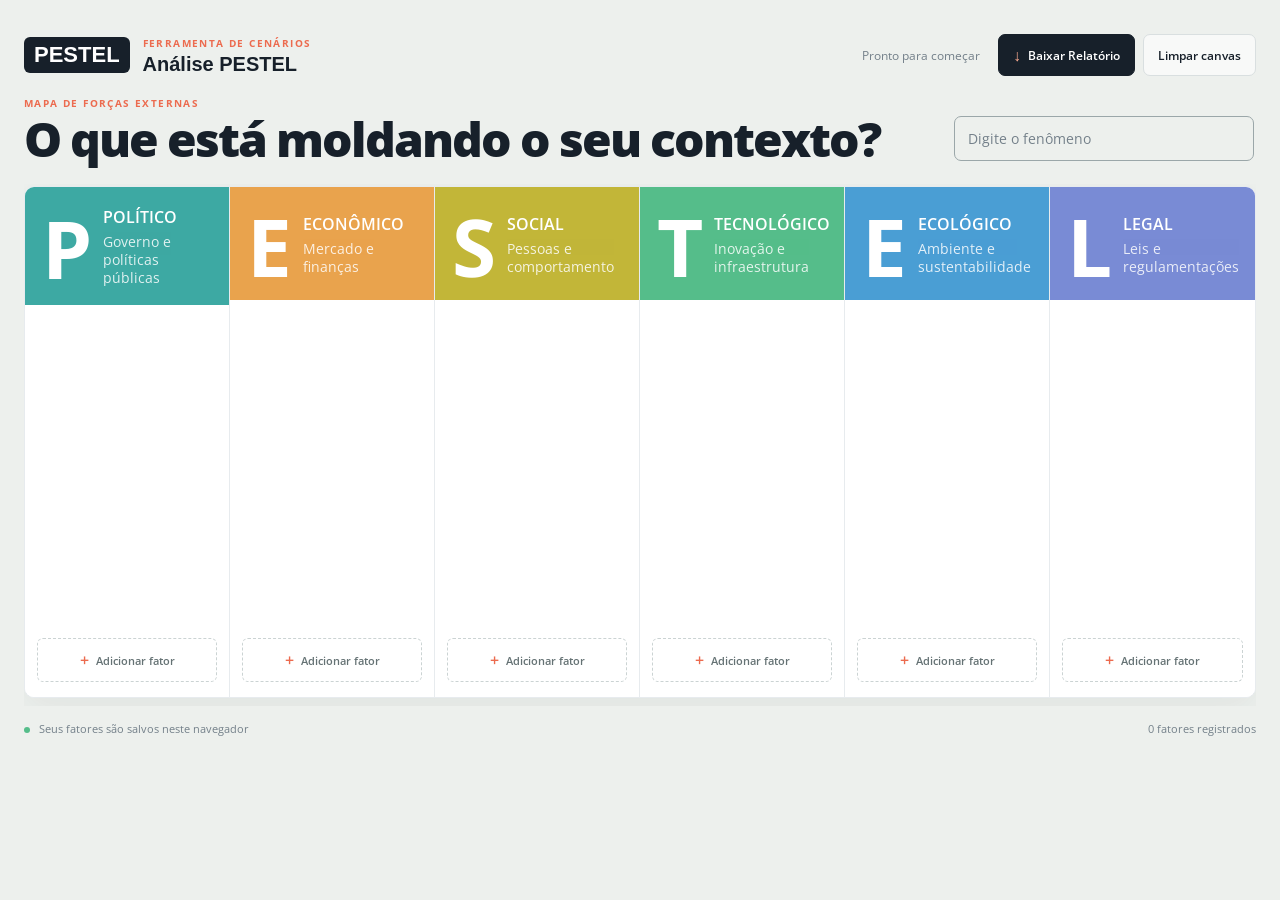
<file: ferramentas/index.html>
<!DOCTYPE html>
<html lang="pt-BR">

<head>
    <meta charset="UTF-8">
    <meta name="viewport" content="width=device-width, initial-scale=1.0">
    <meta name="description" content="Canvas interativo para análise PESTEL.">
    <title>PESTEL Canvas</title>
    <link rel="preconnect" href="https://fonts.googleapis.com">
    <link rel="preconnect" href="https://fonts.gstatic.com" crossorigin>
    <link rel="preconnect" href="https://fonts.googleapis.com">
    <link rel="preconnect" href="https://fonts.gstatic.com" crossorigin>
    <link href="https://fonts.googleapis.com/css2?family=Open+Sans:ital,wght@0,300..800;1,300..800&display=swap"
        rel="stylesheet">
    <link rel="stylesheet" href="style.css">
</head>

<body>
    <main class="app-shell">
        <header class="topbar">
            <div class="brand-block">
                <span class="brand-mark" aria-hidden="true">PESTEL</span>
                <div>
                    <p class="eyebrow">FERRAMENTA DE CENÁRIOS</p>
                    <h1>Análise PESTEL</h1>
                </div>
            </div>
            <div class="topbar-actions">
                <span class="save-status" id="save-status" aria-live="polite">Pronto para começar</span>
                <div class="action-buttons">
                    <button class="report-button" id="report-button" type="button" title="Baixar relatório em PDF">
                        <span aria-hidden="true">↓</span> Baixar Relatório
                    </button>
                    <button class="clear-button" id="clear-button" type="button" title="Limpar todos os fatores">Limpar
                        canvas</button>
                </div>
            </div>
        </header>

        <section class="intro" aria-labelledby="canvas-title">
            <p class="report-title">ANÁLISE PESTEL</p>
            <div>
                <p class="section-kicker">MAPA DE FORÇAS EXTERNAS</p>
                <h2 id="canvas-title">O que está moldando o seu contexto?</h2>
            </div>
            <input class="intro-input" id="phenomenon-input" type="text" placeholder="Digite o fenômeno"
                aria-label="Fenômeno que está sendo estudado">
        </section>

        <section class="canvas-wrap" aria-label="Canvas de análise PESTEL">
            <div class="pestel-grid" id="pestel-grid">
                <article class="factor-column political" data-factor="Político">
                    <header class="column-header">
                        <span class="factor-letter">P</span>
                        <div>
                            <h3>Político</h3><span class="factor-caption">Governo e políticas públicas</span>
                        </div>
                    </header>
                    <div class="notes-list" aria-live="polite"></div>
                    <button class="add-note" type="button"><span aria-hidden="true">+</span> Adicionar fator</button>
                </article>
                <article class="factor-column economic" data-factor="Econômico">
                    <header class="column-header">
                        <span class="factor-letter">E</span>
                        <div>
                            <h3>Econômico</h3><span class="factor-caption">Mercado e finanças</span>
                        </div>
                    </header>
                    <div class="notes-list" aria-live="polite"></div>
                    <button class="add-note" type="button"><span aria-hidden="true">+</span> Adicionar fator</button>
                </article>
                <article class="factor-column social" data-factor="Social">
                    <header class="column-header">
                        <span class="factor-letter">S</span>
                        <div>
                            <h3>Social</h3><span class="factor-caption">Pessoas e comportamento</span>
                        </div>
                    </header>
                    <div class="notes-list" aria-live="polite"></div>
                    <button class="add-note" type="button"><span aria-hidden="true">+</span> Adicionar fator</button>
                </article>
                <article class="factor-column technological" data-factor="Tecnológico">
                    <header class="column-header">
                        <span class="factor-letter">T</span>
                        <div>
                            <h3>Tecnológico</h3><span class="factor-caption">Inovação e infraestrutura</span>
                        </div>
                    </header>
                    <div class="notes-list" aria-live="polite"></div>
                    <button class="add-note" type="button"><span aria-hidden="true">+</span> Adicionar fator</button>
                </article>
                <article class="factor-column ecological" data-factor="Ecológico">
                    <header class="column-header">
                        <span class="factor-letter">E</span>
                        <div>
                            <h3>Ecológico</h3><span class="factor-caption">Ambiente e sustentabilidade</span>
                        </div>
                    </header>
                    <div class="notes-list" aria-live="polite"></div>
                    <button class="add-note" type="button"><span aria-hidden="true">+</span> Adicionar fator</button>
                </article>
                <article class="factor-column legal" data-factor="Legal">
                    <header class="column-header">
                        <span class="factor-letter">L</span>
                        <div>
                            <h3>Legal</h3><span class="factor-caption">Leis e regulamentações</span>
                        </div>
                    </header>
                    <div class="notes-list" aria-live="polite"></div>
                    <button class="add-note" type="button"><span aria-hidden="true">+</span> Adicionar fator</button>
                </article>
            </div>
        </section>

        <div class="mobile-report-action">
            <button class="report-button" id="mobile-report-button" type="button" title="Baixar relatório em PDF">
                <span aria-hidden="true">↓</span> Baixar Relatório
            </button>
        </div>

        <footer class="canvas-footer">
            <span><span class="footer-dot"></span> Seus fatores são salvos neste navegador</span>
            <span id="factor-count">0 fatores registrados</span>
        </footer>
    </main>
    <script src="script.js"></script>
</body>

</html>
</file>
<file: ferramentas/style.css>
:root {
    --ink: #17202a;
    --muted: #74808a;
    --line: #e7ebee;
    --paper: #ffffff;
    --canvas: #f7f8f6;
    --accent: #ec6b4f;
    --political: #3da9a3;
    --economic: #e9a34d;
    --social: #c2b638;
    --technological: #55bd8a;
    --ecological: #4a9ed4;
    --legal: #798bd5;
}

* {
    box-sizing: border-box;
}

body {
    margin: 0;
    min-width: 320px;
    color: var(--ink);
    background: #edf0ed;
    font-family: "Open Sans", sans-serif;
}

button,
textarea {
    font: inherit;
}

button {
    cursor: pointer;
}

.app-shell {
    width: min(1440px, calc(100% - 48px));
    min-height: 100vh;
    margin: 0 auto;
    padding: 34px 0 24px;
}

.topbar,
.brand-block,
.topbar-actions,
.column-header,
.canvas-footer {
    display: flex;
    align-items: center;
}

.topbar {
    justify-content: space-between;
    gap: 24px;
}

.brand-block {
    gap: 13px;
}

.brand-mark {
    display: grid;
    width: auto;
    padding: 5px 10px;
    place-items: center;
    border-radius: 6px;
    color: white;
    background: var(--ink);
    font-family: "Space Grotesk", sans-serif;
    font-size: 22px;
    font-weight: 700;
}

.eyebrow,
.section-kicker {
    margin: 0 0 4px;
    color: var(--accent);
    font-size: 10px;
    font-weight: 700;
    letter-spacing: .14em;
}

h1 {
    margin: 0;
    font: 700 20px/1 "Space Grotesk", sans-serif;
}

.topbar-actions {
    gap: 18px;
}

.action-buttons {
    display: flex;
    gap: 8px;
}

.save-status {
    color: var(--muted);
    font-size: 12px;
}

.clear-button {
    padding: 9px 14px;
    border: 1px solid #d9dfe0;
    border-radius: 7px;
    color: var(--ink);
    background: rgba(255, 255, 255, .65);
    font-size: 12px;
    font-weight: 600;
    transition: .2s ease;
}

.clear-button:hover {
    border-color: var(--ink);
    background: white;
}

.report-button {
    padding: 9px 14px;
    border: 1px solid var(--ink);
    border-radius: 7px;
    color: white;
    background: var(--ink);
    font-size: 12px;
    font-weight: 600;
    transition: .2s ease;
}

.report-button span {
    margin-right: 4px;
    color: #ffad91;
    font-size: 16px;
    vertical-align: -1px;
}

.report-button:hover {
    border-color: var(--accent);
    background: var(--accent);
}

.mobile-report-action {
    display: none;
}

.intro {
    display: flex;
    align-items: end;
    justify-content: space-between;
    gap: 30px;
    margin: 20px 0;
}

.report-title {
    display: none;
}

.intro h2 {
    margin: 0;
    font: 900 clamp(28px, 4vw, 48px)/1.05 "Open Sans", sans-serif;
    letter-spacing: -2px;
}

.intro-input {
    max-width: 300px;
    width: 100%;
    margin: 0 2px 3px 0;
    padding: 12px 13px;
    border: 1px solid #9ba7a9;
    border-radius: 7px;
    color: var(--muted);
    outline: 0;
    background: transparent;
    font-size: 14px;
    line-height: 1.4;
    font-family: "Open Sans", sans-serif;
}

.intro-input:focus {
    border-color: var(--accent);
    box-shadow: 0 0 0 3px rgba(236, 107, 79, .12);
}

.intro-input::placeholder {
    color: var(--muted);
    opacity: 1;
}

.canvas-wrap {
    overflow-x: auto;
    padding: 2px 0 8px;
}

.pestel-grid {
    display: grid;
    grid-template-columns: repeat(6, minmax(174px, 1fr));
    min-width: 1050px;
    overflow: hidden;
    border: 1px solid var(--line);
    border-radius: 10px;
    background: var(--paper);
    box-shadow: 0 12px 35px rgba(37, 48, 54, .06);
}

.factor-column {
    display: flex;
    min-height: 510px;
    flex-direction: column;
    border-right: 1px solid var(--line);
    background: var(--paper);
}

.factor-column:last-child {
    border-right: 0;
}

.column-header {
    align-items: center;
    gap: 11px;
    min-height: 113px;
    padding: 22px 17px 17px;
    color: white;
}

.factor-letter {
    flex: 0 0 auto;
    font: 700 80px/.9 "Open Sans", sans-serif;
}

.column-header h3 {
    margin: 0 0 6px;
    font: 600 16px/1.1 "Open Sans", sans-serif;
    text-transform: uppercase;
}

.factor-caption {
    display: block;
    max-width: 120px;
    font-size: 14px;
    line-height: 1.3;
    opacity: .84;
}

.political .column-header {
    background: var(--political);
}

.economic .column-header {
    background: var(--economic);
}

.social .column-header {
    background: var(--social);
}

.technological .column-header {
    background: var(--technological);
}

.ecological .column-header {
    background: var(--ecological);
}

.legal .column-header {
    background: var(--legal);
}

.notes-list {
    display: flex;
    flex: 1;
    flex-direction: column;
    gap: 9px;
    padding: 16px 12px;
}

.note {
    position: relative;
    display: flex;
    min-height: 76px;
    padding: 11px 28px 10px 11px;
    border: 1px solid #e2e7e7;
    border-radius: 6px;
    background: #fbfcfb;
    box-shadow: 0 2px 5px rgba(35, 49, 53, .03);
    animation: note-in .22s ease-out both;
}

.note textarea {
    width: 100%;
    min-height: 52px;
    resize: vertical;
    border: 0;
    outline: 0;
    color: var(--ink);
    background: transparent;
    font-size: 12px;
    line-height: 1.45;
}

.note textarea::placeholder {
    color: #aab3b5;
}

.delete-note {
    position: absolute;
    top: 7px;
    right: 7px;
    width: 20px;
    height: 20px;
    padding: 0;
    border: 0;
    color: #a9b3b4;
    background: transparent;
    font-size: 17px;
    line-height: 20px;
    opacity: 0;
    transition: .15s ease;
}

.note:hover .delete-note,
.delete-note:focus {
    opacity: 1;
}

.delete-note:hover {
    color: var(--accent);
}

.add-note {
    margin: 0 12px 15px;
    padding: 10px 10px;
    border: 1px dashed #cbd3d3;
    border-radius: 6px;
    color: #657274;
    background: transparent;
    font-size: 11px;
    font-weight: 600;
    transition: .2s ease;
}

.add-note span {
    margin-right: 4px;
    color: var(--accent);
    font-size: 16px;
    vertical-align: -1px;
}

.add-note:hover {
    border-color: var(--accent);
    color: var(--ink);
    background: #fffaf8;
}

.canvas-footer {
    justify-content: space-between;
    margin-top: 15px;
    color: var(--muted);
    font-size: 11px;
}

.footer-dot {
    display: inline-block;
    width: 6px;
    height: 6px;
    margin-right: 6px;
    border-radius: 50%;
    background: #55bd8a;
}

@keyframes note-in {
    from {
        opacity: 0;
        transform: translateY(-5px);
    }

    to {
        opacity: 1;
        transform: translateY(0);
    }
}

@media print {
    @page {
        size: A4 portrait;
        margin: 16mm;
    }

    body.print-mode {
        color: #000;
        background: #fff;
        print-color-adjust: exact;
        -webkit-print-color-adjust: exact;
    }

    .print-mode .app-shell {
        width: 100%;
        padding: 0 4mm;
    }

    .print-mode .topbar,
    .print-mode .add-note,
    .print-mode .delete-note,
    .print-mode .canvas-footer {
        display: none;
    }

    .print-mode .intro {
        display: block;
        margin: 0 0 10mm;
    }

    .print-mode .intro>div {
        display: none;
    }

    .print-mode .report-title {
        display: block;
        margin: 0 0 5mm;
        color: #000;
        font: 700 18px/1.1 "Open Sans", sans-serif;
        letter-spacing: .08em;
    }

    .print-mode .intro-input {
        display: block;
        max-width: none;
        margin: 0;
        padding: 0 0 3mm;
        border: 0;
        border-bottom: 1px solid #000;
        color: #000;
        background: #fff;
        font-size: 18px;
        font-weight: 600;
    }

    .print-mode .intro-input::placeholder {
        color: #000;
        opacity: 1;
    }

    .print-mode .canvas-wrap {
        overflow: visible;
        padding: 0;
    }

    .print-mode .pestel-grid {
        display: block;
        min-width: 0;
        border: 0;
        background: #fff;
        box-shadow: none;
    }

    .print-mode .factor-column:not(:has(.note textarea:not(:placeholder-shown))) {
        display: none;
    }

    .print-mode .column-header {
        min-height: 0;
        padding: 0 0 3mm;
        color: #000;
        background: #fff !important;
        border-bottom: 1px solid #000;
    }

    .print-mode .factor-letter {
        display: none;
    }

    .print-mode .column-header h3 {
        margin: 0;
        color: #000;
        font-size: 15px;
    }

    .print-mode .factor-caption {
        display: none;
    }

    .print-mode .notes-list {
        gap: 0;
        padding: 3mm 0 5mm;
    }

    .print-mode .note:has(textarea:placeholder-shown) {
        display: none;
    }

    .print-mode .note {
        min-height: 0;
        padding: 0 0 2mm;
        box-shadow: none;
    }

    .print-mode .note textarea {
        min-height: 0;
        resize: none;
        overflow: visible;
        color: #000;
        font-size: 11px;
        line-height: 1.45;
    }

    .print-mode .factor-column {
        min-height: 0;
        margin-bottom: 7mm;
        border: 0;
        border-bottom: 1px solid #999;
        page-break-inside: avoid;
    }

    .print-mode .factor-column:last-child {
        margin-bottom: 0;
    }
}

@media screen and (max-width: 1100px) {
    .pestel-grid {
        min-width: 0;
        grid-template-columns: repeat(3, minmax(0, 1fr));
    }

    .factor-column:nth-child(3n) {
        border-right: 0;
    }

    .factor-column:nth-child(n + 4) {
        border-top: 1px solid var(--line);
    }
}

@media screen and (max-width: 700px) {
    .app-shell {
        width: calc(100% - 28px);
        padding-top: 20px;
    }

    .topbar {
        align-items: flex-start;
        flex-direction: column;
        gap: 16px;
    }

    .topbar-actions {
        width: 100%;
        justify-content: flex-end;
    }

    .topbar-actions {
        align-items: flex-end;
        flex-direction: column;
        gap: 8px;
    }

    .action-buttons {
        width: 100%;
        flex-direction: row;
        gap: 7px;
    }

    .action-buttons button {
        flex: 1;
        white-space: nowrap;
    }

    .save-status {
        display: none;
    }

    .intro {
        align-items: flex-start;
        flex-direction: column;
        gap: 13px;
        margin: 54px 0 22px;
    }

    .intro h2 {
        letter-spacing: -2px;
    }

    .intro-input {
        max-width: 340px;
        margin: 0;
    }

    .canvas-wrap {
        overflow-x: visible;
    }

    .pestel-grid {
        display: block;
        overflow: visible;
        border: 0;
        border-radius: 0;
        background: transparent;
        box-shadow: none;
    }

    .factor-column,
    .factor-column:nth-child(n + 4) {
        min-height: 0;
        border-top: 0;
        border-right: 0;
        border-bottom: 1px solid var(--line);
        border-radius: 8px;
        overflow: hidden;
        margin-bottom: 12px;
    }

    .factor-column:last-child {
        border-bottom: 0;
        margin-bottom: 0;
    }

    .column-header {
        min-height: 86px;
        padding: 16px 15px;
    }

    .factor-letter {
        font-size: 52px;
    }

    .column-header h3 {
        font-size: 15px;
    }

    .factor-caption {
        max-width: none;
        font-size: 11px;
    }

    .notes-list {
        padding: 13px 12px;
    }

    .add-note {
        margin-bottom: 13px;
    }

    .mobile-report-action {
        display: block;
        margin-top: 16px;
    }

    .mobile-report-action .report-button {
        width: 100%;
        padding: 12px 14px;
    }

    .canvas-footer {
        align-items: flex-start;
        flex-direction: column;
        gap: 8px;
    }
}
</file>
